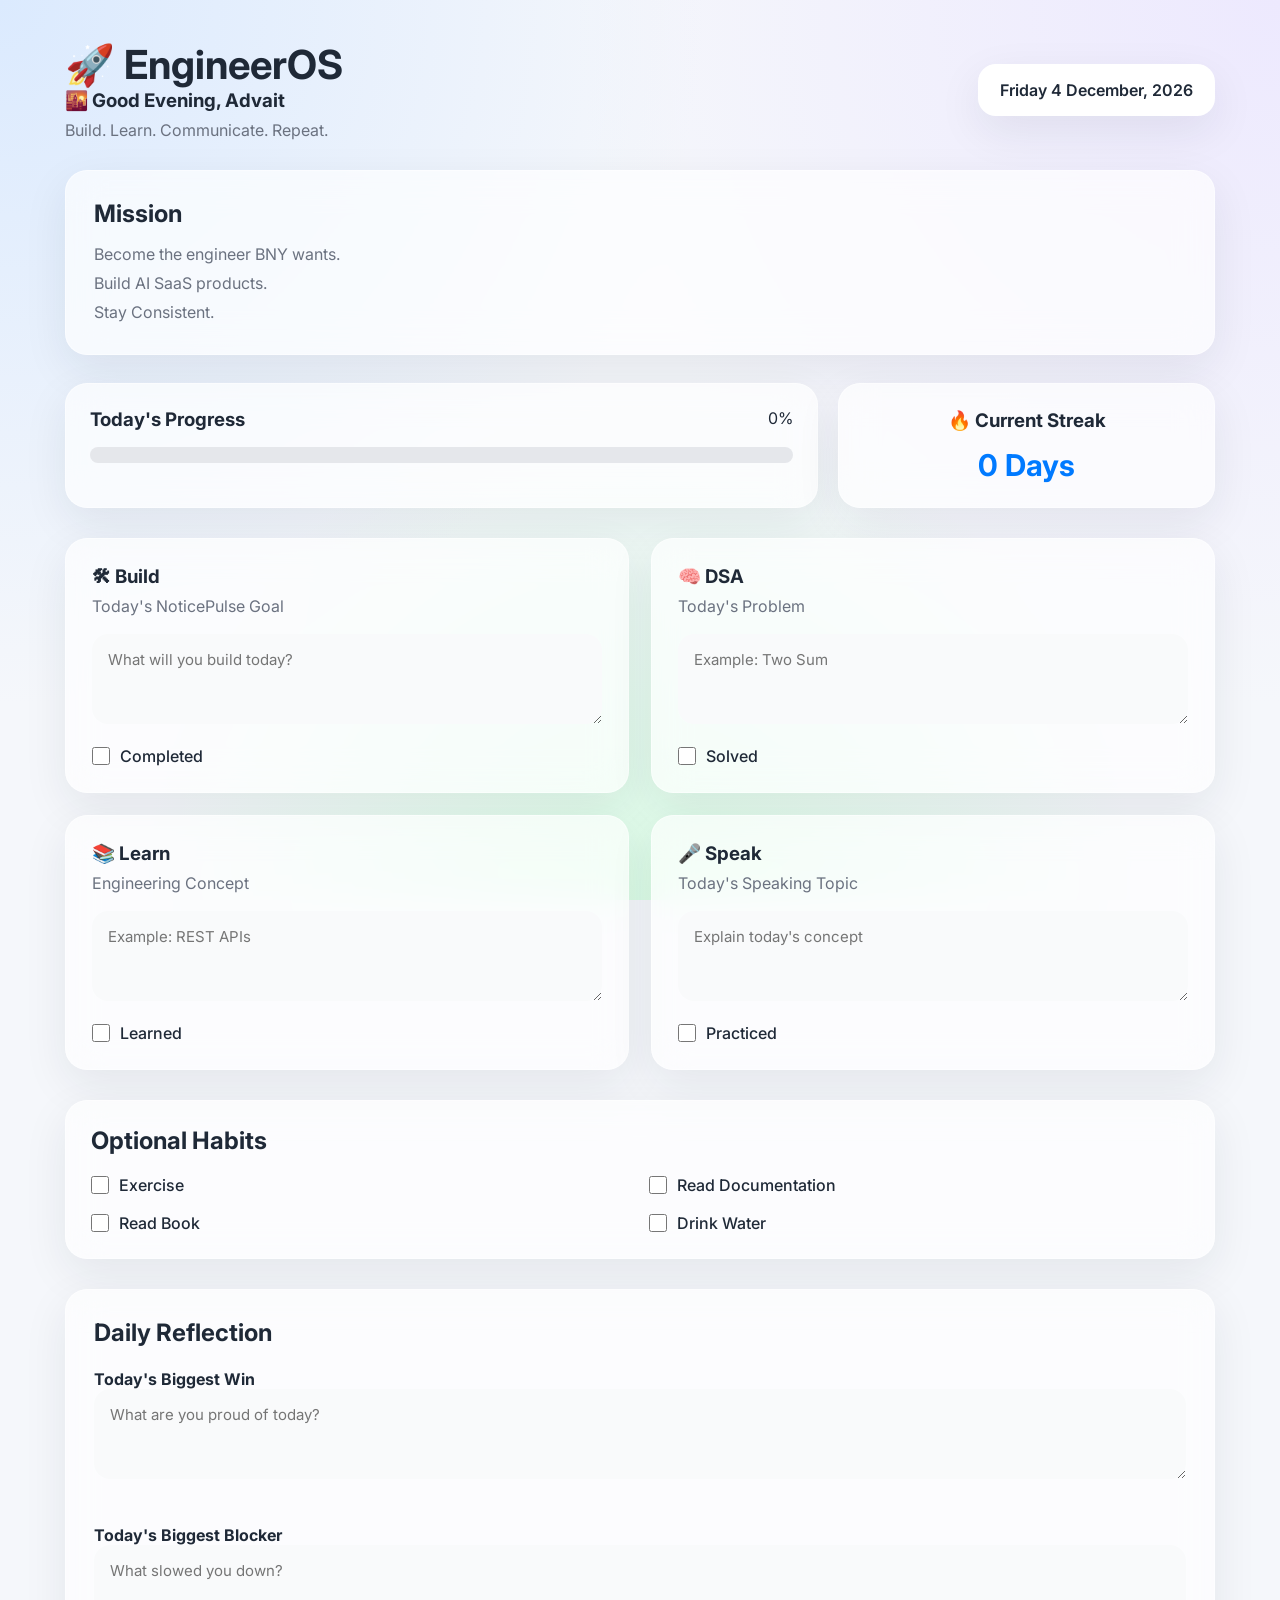
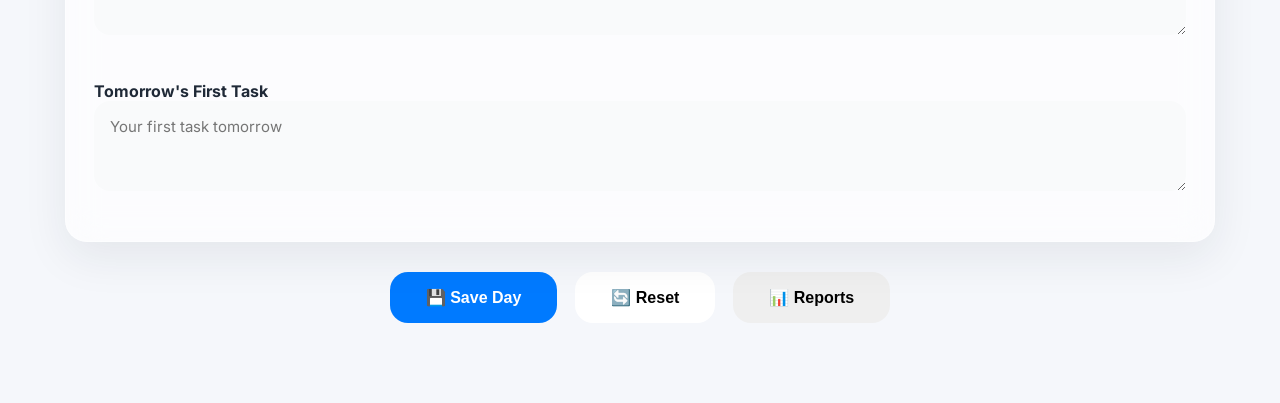
<file: index.html>
<!DOCTYPE html>
<html lang="en">

<head>

    <meta charset="UTF-8">
    <meta name="viewport" content="width=device-width, initial-scale=1.0">

    <title>EngineerOS</title>

    <link rel="stylesheet" href="css/style.css">
    <link rel="icon" type="image/x-icon" href="assets/favicon.ico">

    <link rel="icon" type="image/png" sizes="16x16"
    href="assets/favicon-16x16.png">

    <link rel="icon" type="image/png" sizes="32x32"
    href="assets/favicon-32x32.png">

    <link rel="apple-touch-icon"
    href="assets/apple-touch-icon.png">

    <link rel="manifest"
    href="assets/site.webmanifest">

    <meta name="theme-color"
    content="#007AFF">

</head>

<body>

    <!-- Background -->
    <div class="background-gradient"></div>

    <!-- Main Container -->
    <div class="container">

        <!-- ================= HEADER ================= -->

        <header>

            <div class="header-left">

                <h1>🚀 EngineerOS</h1>

                <h3 id="greeting"></h3>

                <p class="subtitle">
                    Build. Learn. Communicate. Repeat.
                </p>

            </div>

            <div class="header-right">

                <div class="date-card">

                    <span id="currentDate">
                        Thursday, 9 July
                    </span>

                </div>

            </div>

        </header>

        <!-- ================= MISSION ================= -->

        <section class="mission-card glass">

            <h2>Mission</h2>

            <p>

                Become the engineer BNY wants.<br>

                Build AI SaaS products.<br>

                Stay Consistent.

            </p>

        </section>

        <!-- ================= PROGRESS ================= -->

        <section class="progress-section">

            <div class="progress-card glass">

                <div class="progress-top">

                    <h3>Today's Progress</h3>

                    <span id="progressPercentage">

                        0%

                    </span>

                </div>

                <div class="progress-bar">

                    <div id="progressFill"></div>

                </div>

            </div>

            <div class="streak-card glass">

                <h3>🔥 Current Streak</h3>

                <span id="streak">

                    0 Days

                </span>

            </div>

        </section>

        <!-- ================= DAILY TASKS ================= -->

        <section class="task-grid">

            <!-- NoticePulse -->

            <div class="task-card glass">

                <h3>🛠 Build</h3>

                <p>Today's NoticePulse Goal</p>

                <textarea
                    id="noticeTask"
                    placeholder="What will you build today?"
                ></textarea>

                <label>

                    <input
                        type="checkbox"
                        id="noticeComplete"
                    >

                    Completed

                </label>

            </div>

            <!-- DSA -->

            <div class="task-card glass">

                <h3>🧠 DSA</h3>

                <p>Today's Problem</p>

                <textarea
                    id="dsaTask"
                    placeholder="Example: Two Sum"
                ></textarea>

                <label>

                    <input
                        type="checkbox"
                        id="dsaComplete"
                    >

                    Solved

                </label>

            </div>

            <!-- Learn -->

            <div class="task-card glass">

                <h3>📚 Learn</h3>

                <p>Engineering Concept</p>

                <textarea
                    id="learnTask"
                    placeholder="Example: REST APIs"
                ></textarea>

                <label>

                    <input
                        type="checkbox"
                        id="learnComplete"
                    >

                    Learned

                </label>

            </div>

            <!-- Speaking -->

            <div class="task-card glass">

                <h3>🎤 Speak</h3>

                <p>Today's Speaking Topic</p>

                <textarea
                    id="speakTask"
                    placeholder="Explain today's concept"
                ></textarea>

                <label>

                    <input
                        type="checkbox"
                        id="speakComplete"
                    >

                    Practiced

                </label>

            </div>

        </section>

        <!-- ================= OPTIONAL ================= -->

        <section class="optional-card glass">

            <h2>Optional Habits</h2>

            <div class="optional-grid">

                <label>

                    <input type="checkbox">

                    Exercise

                </label>

                <label>

                    <input type="checkbox">

                    Read Documentation

                </label>

                <label>

                    <input type="checkbox">

                    Read Book

                </label>

                <label>

                    <input type="checkbox">

                    Drink Water

                </label>

            </div>

        </section>

        <!-- ================= REFLECTION ================= -->

        <section class="reflection glass">

            <h2>Daily Reflection</h2>

            <div class="reflection-grid">

                <div>

                    <h4>Today's Biggest Win</h4>

                    <textarea
                        id="win"
                        placeholder="What are you proud of today?"
                    ></textarea>

                </div>

                <div>

                    <h4>Today's Biggest Blocker</h4>

                    <textarea
                        id="blocker"
                        placeholder="What slowed you down?"
                    ></textarea>

                </div>

                <div>

                    <h4>Tomorrow's First Task</h4>

                    <textarea
                        id="tomorrow"
                        placeholder="Your first task tomorrow"
                    ></textarea>

                </div>

            </div>

        </section>

        <!-- ================= ACTION BUTTONS ================= -->

        <section class="buttons">

            <button id="saveButton">

                💾 Save Day

            </button>

            <button id="resetButton">

                🔄 Reset

            </button>

            <button id="reportButton"
                    onclick="location.href='report.html'">

                📊 Reports

            </button>

        </section>

    </div>

    <script src="js/storage.js"></script>

    <script src="js/script.js"></script>

</body>

</html>
</file>
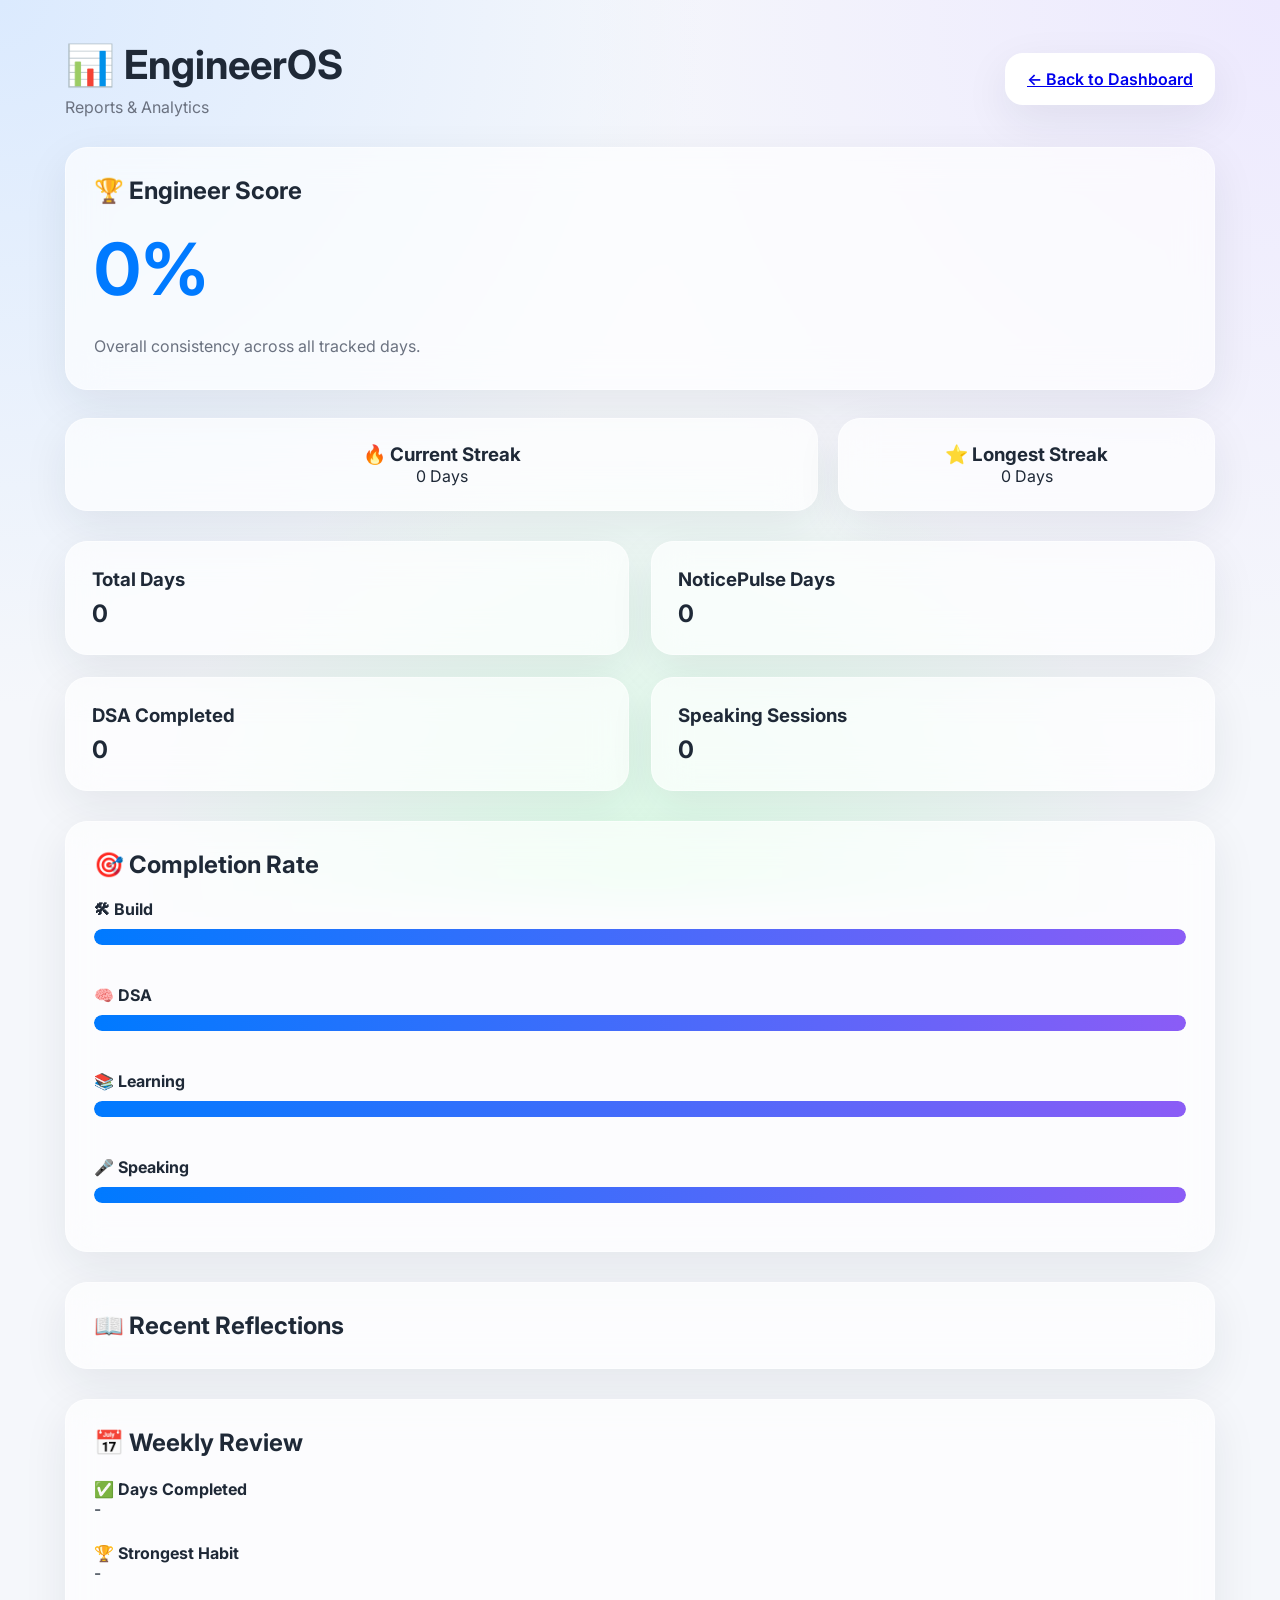
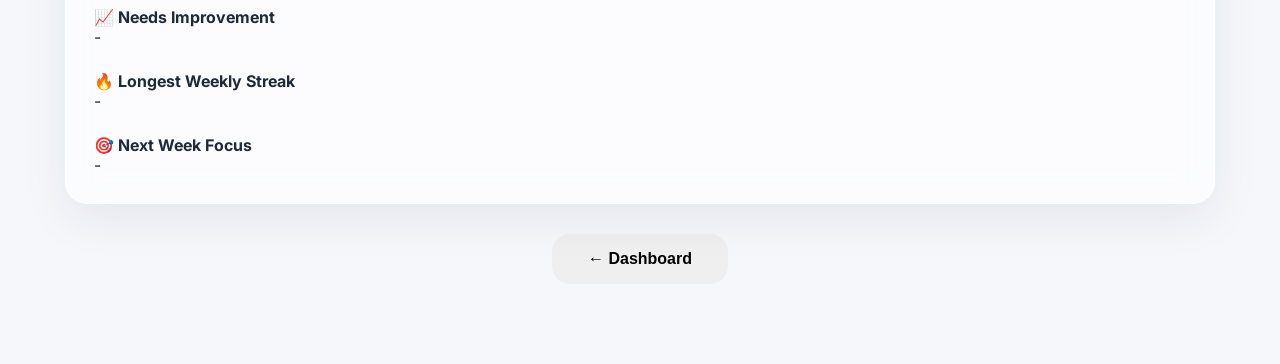
<file: report.html>
<!DOCTYPE html>
<html lang="en">

<head>

    <meta charset="UTF-8">

    <meta name="viewport"
          content="width=device-width, initial-scale=1.0">

    <title>EngineerOS • Reports</title>

    <link rel="stylesheet" href="css/style.css">
    <link rel="icon" type="image/x-icon" href="assets/favicon.ico">

    <link rel="icon" type="image/png" sizes="16x16"
    href="assets/favicon-16x16.png">

    <link rel="icon" type="image/png" sizes="32x32"
    href="assets/favicon-32x32.png">

    <link rel="apple-touch-icon"
    href="assets/apple-touch-icon.png">

    <link rel="manifest"
    href="assets/site.webmanifest">

    <meta name="theme-color"
    content="#007AFF">

</head>

<body>

    <div class="background-gradient"></div>

    <div class="container">

        <!-- ================= HEADER ================= -->

        <header>

            <div class="header-left">

                <h1>📊 EngineerOS</h1>

                <p class="subtitle">

                    Reports & Analytics

                </p>

            </div>

            <div class="header-right">

                <div class="date-card">

                    <a href="index.html">

                        ← Back to Dashboard

                    </a>

                </div>

            </div>

        </header>



        <!-- ================= ENGINEER SCORE ================= -->

        <section class="glass mission-card">

            <h2>🏆 Engineer Score</h2>

            <h1 id="engineerScore">

                0%

            </h1>

            <p>

                Overall consistency across all tracked days.

            </p>

        </section>



        <!-- ================= STREAK ================= -->

        <section class="progress-section">

            <div class="glass streak-card">

                <h3>🔥 Current Streak</h3>

                <span id="currentStreak">

                    0 Days

                </span>

            </div>

            <div class="glass streak-card">

                <h3>⭐ Longest Streak</h3>

                <span id="longestStreak">

                    0 Days

                </span>

            </div>

        </section>



        <!-- ================= STATS ================= -->

        <section class="task-grid">

            <div class="glass task-card">

                <h3>Total Days</h3>

                <h1 id="totalDays">

                    0

                </h1>

            </div>



            <div class="glass task-card">

                <h3>NoticePulse Days</h3>

                <h1 id="noticeDays">

                    0

                </h1>

            </div>



            <div class="glass task-card">

                <h3>DSA Completed</h3>

                <h1 id="dsaDays">

                    0

                </h1>

            </div>



            <div class="glass task-card">

                <h3>Speaking Sessions</h3>

                <h1 id="speakingDays">

                    0

                </h1>

            </div>

        </section>



        <!-- ================= COMPLETION ================= -->

        <section class="glass reflection">

            <h2>🎯 Completion Rate</h2>

            <br>

            <h4>🛠 Build</h4>

            <div class="progress-bar">

                <div id="buildBar"></div>

            </div>

            <br>

            <h4>🧠 DSA</h4>

            <div class="progress-bar">

                <div id="dsaBar"></div>

            </div>

            <br>

            <h4>📚 Learning</h4>

            <div class="progress-bar">

                <div id="learnBar"></div>

            </div>

            <br>

            <h4>🎤 Speaking</h4>

            <div class="progress-bar">

                <div id="speakBar"></div>

            </div>

        </section>



        <!-- ================= RECENT REFLECTIONS ================= -->

        <section class="glass reflection">

            <h2>📖 Recent Reflections</h2>

            <div id="reflectionContainer">

                <!-- JS inserts cards here -->

            </div>

        </section>



        <!-- ================= WEEKLY REVIEW ================= -->

        <section class="glass reflection">

            <h2>📅 Weekly Review</h2>

            <div class="reflection-grid">

                <div>

                    <h4>✅ Days Completed</h4>

                    <p id="weeklyCompleted">

                        -

                    </p>

                </div>

                <div>

                    <h4>🏆 Strongest Habit</h4>

                    <p id="strongestHabit">

                        -

                    </p>

                </div>

                <div>

                    <h4>📈 Needs Improvement</h4>

                    <p id="weakestHabit">

                        -

                    </p>

                </div>

                <div>

                    <h4>🔥 Longest Weekly Streak</h4>

                    <p id="weeklyStreak">

                        -

                    </p>

                </div>

                <div>

                    <h4>🎯 Next Week Focus</h4>

                    <p id="nextFocus">

                        -

                    </p>

                </div>

            </div>

        </section>



        <!-- ================= FOOTER ================= -->

        <section class="buttons">

            <button onclick="location.href='index.html'">

                ← Dashboard

            </button>

        </section>

    </div>



    <script src="js/storage.js"></script>

    <script src="js/report.js"></script>

</body>

</html>
</file>
<file: css/style.css>
/* ==========================================
   EngineerOS
   Apple Inspired Design
   ========================================== */


/* ---------- Google Font ---------- */

@import url('https://fonts.googleapis.com/css2?family=Inter:wght@300;400;500;600;700&display=swap');


/* ---------- Variables ---------- */

:root{

    --primary:#007AFF;

    --success:#34C759;

    --danger:#FF3B30;

    --purple:#8B5CF6;

    --text:#1F2937;

    --secondary:#6B7280;

    --background:#F5F7FB;

    --card:rgba(255,255,255,.65);

    --border:rgba(255,255,255,.45);

    --shadow:0 15px 45px rgba(31,41,55,.08);

    --radius:22px;

}



/* ---------- Global ---------- */

*{

    margin:0;

    padding:0;

    box-sizing:border-box;

}


body{

    font-family:'Inter',sans-serif;

    background:var(--background);

    color:var(--text);

    min-height:100vh;

    overflow-x:hidden;

}



/* ---------- Background Gradient ---------- */

.background-gradient{

    position:fixed;

    inset:0;

    z-index:-1;

    background:

        radial-gradient(circle at top left,#dbeafe 0%,transparent 45%),

        radial-gradient(circle at top right,#ede9fe 0%,transparent 45%),

        radial-gradient(circle at bottom,#dcfce7 0%,transparent 45%),

        #F5F7FB;

}



/* ---------- Container ---------- */

.container{

    max-width:1200px;

    margin:auto;

    padding:40px 25px 80px;

}



/* ---------- Glass Card ---------- */

.glass{

    background:var(--card);

    backdrop-filter:blur(18px);

    -webkit-backdrop-filter:blur(18px);

    border:1px solid var(--border);

    border-radius:var(--radius);

    box-shadow:var(--shadow);

}



/* ---------- Header ---------- */

header{

    display:flex;

    justify-content:space-between;

    align-items:center;

    margin-bottom:30px;

}


header h1{

    font-size:40px;

    font-weight:700;

}


.subtitle{

    color:var(--secondary);

    margin-top:8px;

}


.date-card{

    padding:16px 22px;

    border-radius:18px;

    background:white;

    box-shadow:var(--shadow);

    font-weight:600;

}



/* ---------- Mission ---------- */

.mission-card{

    padding:28px;

    margin-bottom:28px;

}


.mission-card h2{

    margin-bottom:12px;

}


.mission-card p{

    line-height:1.8;

    color:var(--secondary);

}



/* ---------- Progress ---------- */

.progress-section{

    display:grid;

    grid-template-columns:2fr 1fr;

    gap:20px;

    margin-bottom:30px;

}


.progress-card,

.streak-card{

    padding:24px;

}


.progress-top{

    display:flex;

    justify-content:space-between;

    margin-bottom:16px;

}


.progress-bar{

    width:100%;

    height:16px;

    background:#E5E7EB;

    border-radius:50px;

    overflow:hidden;

}


#progressFill{

    width:0%;

    height:100%;

    border-radius:50px;

    background:linear-gradient(

        90deg,

        #007AFF,

        #8B5CF6

    );

    transition:.5s;

}


.streak-card{

    display:flex;

    flex-direction:column;

    justify-content:center;

    align-items:center;

}


#streak{

    margin-top:15px;

    font-size:30px;

    font-weight:700;

    color:var(--primary);

}



/* ---------- Task Grid ---------- */

.task-grid{

    display:grid;

    grid-template-columns:repeat(2,1fr);

    gap:22px;

    margin-bottom:30px;

}


.task-card{

    padding:26px;

    transition:.35s;

}


.task-card:hover{

    transform:translateY(-6px);

}


.task-card h3{

    margin-bottom:8px;

}


.task-card p{

    color:var(--secondary);

    margin-bottom:18px;

}



/* ---------- Textareas ---------- */

textarea{

    width:100%;

    min-height:90px;

    resize:vertical;

    border:none;

    outline:none;

    border-radius:16px;

    padding:16px;

    background:#F9FAFB;

    margin-bottom:18px;

    font-family:inherit;

    font-size:15px;

    transition:.25s;

}


textarea:focus{

    background:white;

    box-shadow:0 0 0 4px rgba(0,122,255,.12);

}



/* ---------- Checkboxes ---------- */

label{

    display:flex;

    align-items:center;

    gap:10px;

    cursor:pointer;

    font-weight:500;

}


input[type="checkbox"]{

    width:18px;

    height:18px;

    accent-color:#007AFF;

}



/* ---------- Optional ---------- */

.optional-card{

    padding:25px;

    margin-bottom:30px;

}


.optional-grid{

    display:grid;

    grid-template-columns:repeat(2,1fr);

    gap:18px;

    margin-top:20px;

}



/* ---------- Reflection ---------- */

.reflection{

    padding:28px;

    margin-bottom:30px;

}


.reflection-grid{

    display:grid;

    gap:24px;

    margin-top:22px;

}



/* ---------- Buttons ---------- */

.buttons{

    display:flex;

    justify-content:center;

    gap:18px;

}


button{

    border:none;

    cursor:pointer;

    border-radius:18px;

    padding:16px 36px;

    font-size:16px;

    font-weight:600;

    transition:.3s;

}


#saveButton{

    background:#007AFF;

    color:white;

}


#saveButton:hover{

    transform:translateY(-3px);

    box-shadow:0 15px 30px rgba(0,122,255,.25);

}


#resetButton{

    background:white;

}


#resetButton:hover{

    transform:translateY(-3px);

}



/* ---------- Responsive ---------- */

@media(max-width:900px){

    .progress-section{

        grid-template-columns:1fr;

    }

    .task-grid{

        grid-template-columns:1fr;

    }

    header{

        flex-direction:column;

        align-items:flex-start;

        gap:20px;

    }

}


@media(max-width:600px){

    .container{

        padding:25px 18px 60px;

    }

    header h1{

        font-size:30px;

    }

    .optional-grid{

        grid-template-columns:1fr;

    }

}

/* ==========================================
   REPORT PAGE
========================================== */

.stats-card h1{

    font-size:48px;

    margin-top:10px;

    color:var(--primary);

}

#engineerScore{

    font-size:72px;

    font-weight:700;

    color:var(--primary);

    margin:20px 0;

}

#reflectionContainer{

    display:flex;

    flex-direction:column;

    gap:20px;

}

.reflection-card{

    padding:22px;

    border-radius:18px;

    background:white;

    box-shadow:var(--shadow);

}

.reflection-card h3{

    margin-bottom:15px;

}

.progress-bar{

    margin-top:10px;

    margin-bottom:20px;

}

.progress-bar div{

    height:100%;

    border-radius:50px;

    background:linear-gradient(

        90deg,

        var(--primary),

        var(--purple)

    );

    transition:.5s;

}

.report-grid{

    display:grid;

    grid-template-columns:repeat(4,1fr);

    gap:20px;

    margin-bottom:30px;

}

.report-stat{

    padding:25px;

    text-align:center;

}

.report-stat h2{

    font-size:38px;

    margin-top:10px;

    color:var(--primary);

}

@media(max-width:900px){

    .report-grid{

        grid-template-columns:repeat(2,1fr);

    }

}

@media(max-width:600px){

    .report-grid{

        grid-template-columns:1fr;

    }

}
</file>
